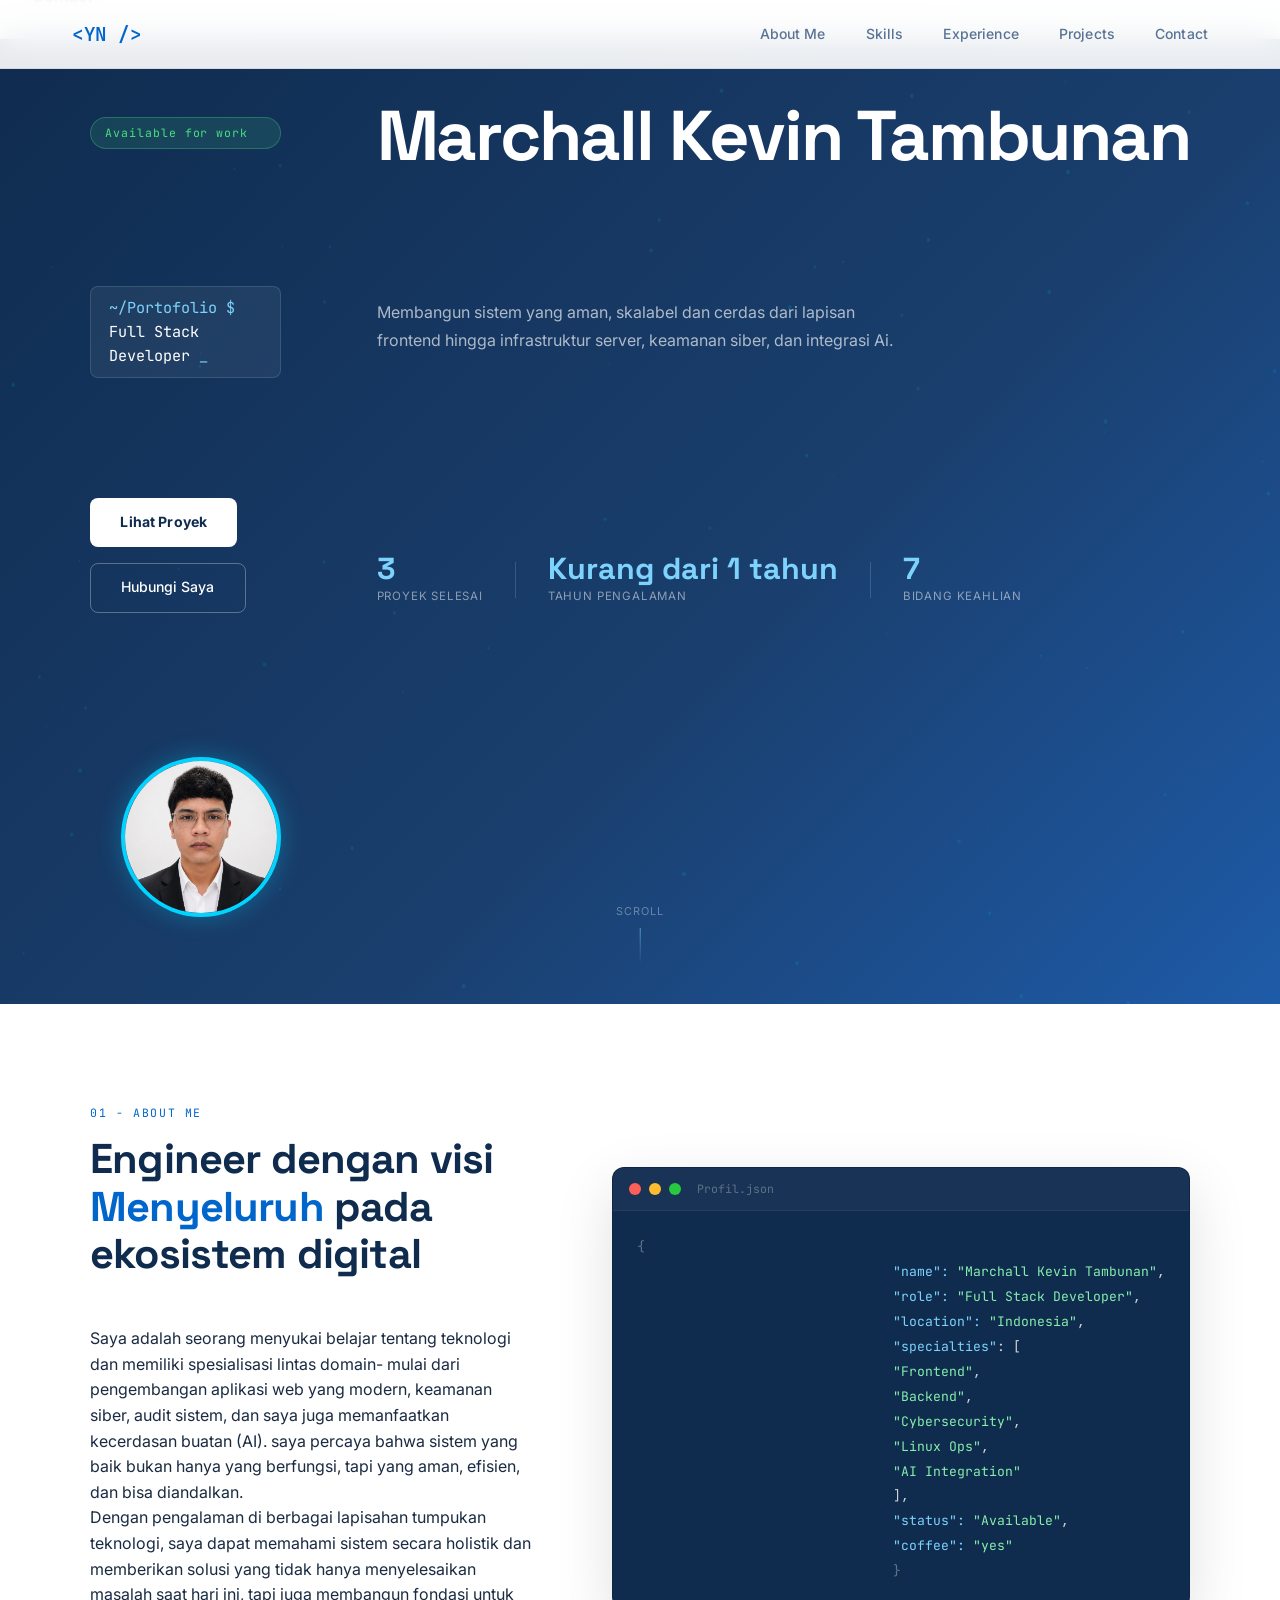
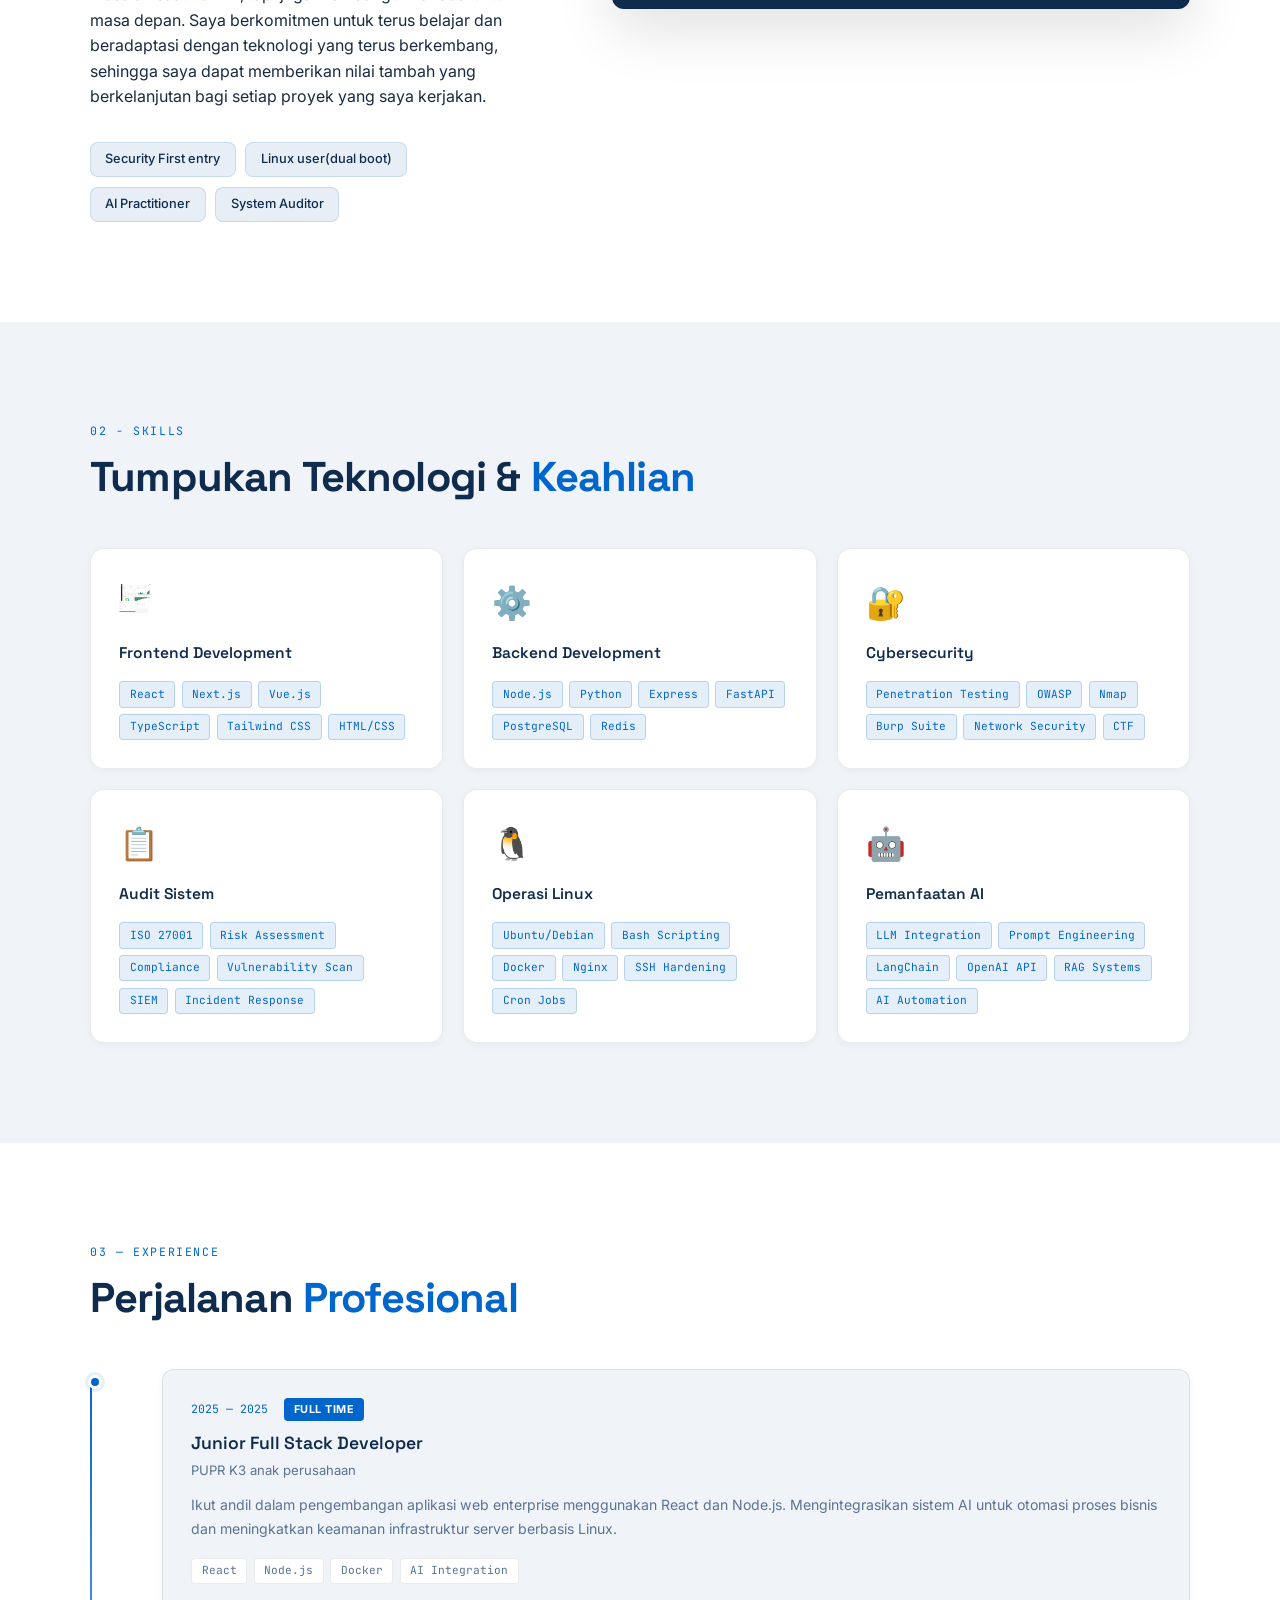
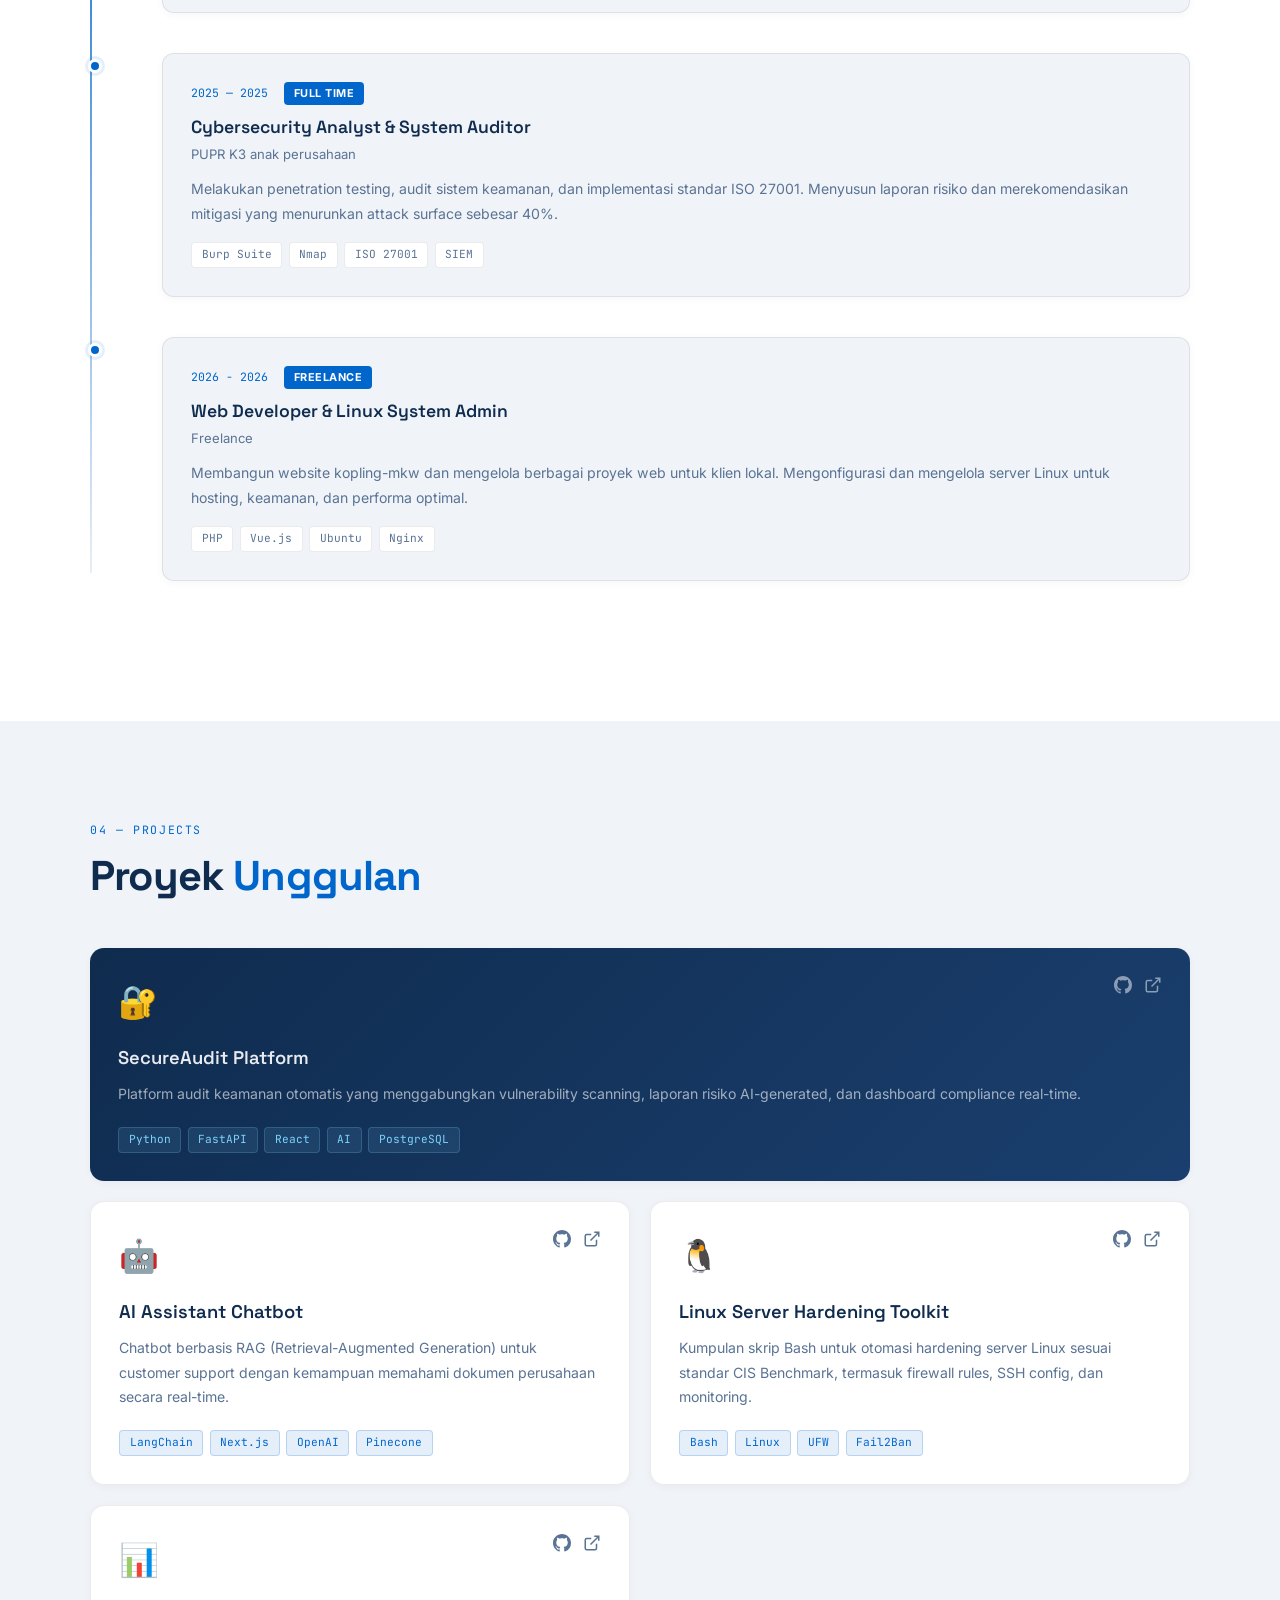
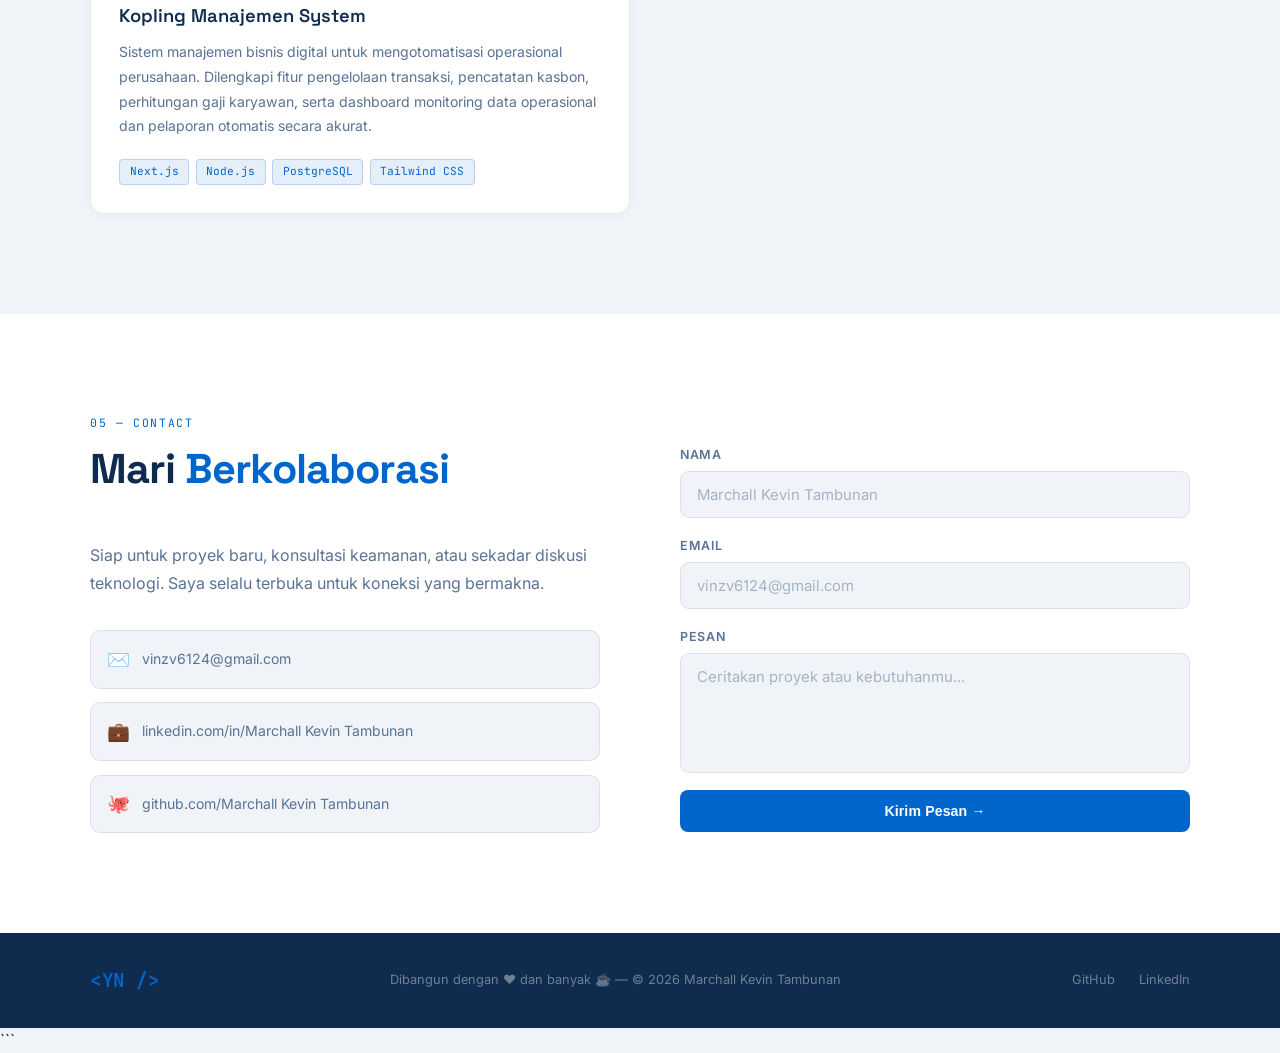
<file: index.html>
<!DOCTYPE html>
<html lang="en"> <head>
        <meta charset="UTF-8">
        <meta name="viewport" content="width=device-width, initial-scale=1.0">
        <title>Marchall Kevin Tambunan & Cybersecurity Engineer</title>
        <link rel="preconnect" href="https://fonts.googleapis.com">
        <link rel="preconnect" href="https://fonts.gstatic.com" crossorigin>
        <link href="https://fonts.googleapis.com/css2?family=Space+Grotesk:wght@300;400;500;600;700&family=Inter:wght@300;400;500;600&family=JetBrains+Mono:wght@400;500&display=swap" rel="stylesheet" />
        <link rel="stylesheet" href="Style.css">
    </head>
    <body>
        <nav id="navbar">
            <div class="nav-inner">
                <a href="#hero" class="nav-logo">&lt;YN /&gt;</a> <ul class="nav-links">
                    <li><a href="#about">About Me</a></li>
                    <li><a href="#skills">Skills</a></li>
                    <li><a href="#experience">Experience</a></li>
                    <li><a href="#projects">Projects</a></li>
                    <li><a href="#contact">Contact</a></li>
                </ul>
                <button class="hamburger" id="hamburger" aria-label="Toggle navigation">
                    <span></span>
                    <span></span>
                    <span></span>
                </button>
            </div>
        </nav>

        <div class="mobile-menu" id="mobileMenu">
            <ul>
                <li><a href="#about" onclick="closeMobile()">About</a></li>
                <li><a href="#skills" onclick="closeMobile()">Skills</a></li>
                <li><a href="#experience" onclick="closeMobile()">Experience</a></li>
                <li><a href="#projects" onclick="closeMobile()">Projects</a></li>
                <li><a href="#contact" onclick="closeMobile()">Contact</a></li>
            </ul>
        </div>
        <section id="hero">
            <div class="hero-bg">
                <canvas id="gridCanvas"></canvas>
            </div>
            <div class="hero-content">
                <div class="hero-photo">
                    <img src="Marchall-Kevin-Tambunan.png" alt="Marchall Kevin Tambunan">
                </div>
                <div class="terminal-badge"> Available for work</div>
                <h1 class="hero-name">Marchall Kevin Tambunan</h1>
                <div class="hero-roles">
                    <span class="prompt">~/Portofolio $</span>
                    <span class="typed-text" id="typedText"></span>
                    <span class="cursor">_</span>
                </div>
                <p class="hero-desc">
                    Membangun sistem yang aman, skalabel dan cerdas dari lapisan frontend hingga infrastruktur
                    server, keamanan siber, dan integrasi Ai.
                </p>
                <div class="hero-actions">
                    <a href="#projects" class="btn-primary">Lihat Proyek</a>
                    <a href="#contact" class="btn-ghost">Hubungi Saya</a>
                </div>
                <div class="hero-stats">
                    <div class="stat"><span class="stat-num">3</span><span class="stat-label">Proyek selesai</span></div>
                    <div class="stat-div"></div>
                    <div class="stat"><span class="stat-num">Kurang dari 1 tahun</span><span class="stat-label">Tahun pengalaman</span></div>
                    <div class="stat-div"></div>
                    <div class="stat"><span class="stat-num">7</span><span class="stat-label">Bidang keahlian</span></div>
                </div>
            </div>
            <div class="scroll-indicator">
                <span>Scroll</span>
                <div class="scroll-line"></div>
            </div>
            </section>
            <section id="about">
                <div class="container">
                    <div class="section-label">01 - about me</div>
                    <div class="about-grid">
                        <div class="about-text">
                            <h2>Engineer dengan visi <span class="accent">Menyeluruh</span> pada ekosistem digital</h2>
                            <p> Saya adalah seorang menyukai belajar tentang teknologi dan memiliki spesialisasi lintas domain- mulai dari
                                pengembangan aplikasi web yang modern, keamanan siber, audit sistem, dan saya juga memanfaatkan kecerdasan
                                buatan (AI). saya percaya bahwa sistem yang baik bukan hanya yang berfungsi, tapi yang aman, efisien,
                                dan bisa diandalkan.
                            </p>
                            <p> Dengan pengalaman di berbagai lapisahan tumpukan teknologi, saya dapat memahami sistem secara holistik dan
                                memberikan solusi yang tidak hanya menyelesaikan masalah saat hari ini, tapi juga membangun fondasi untuk masa
                                depan. Saya berkomitmen untuk terus belajar dan beradaptasi dengan teknologi yang terus berkembang, sehingga 
                                saya dapat memberikan nilai tambah yang berkelanjutan bagi setiap proyek yang saya kerjakan.
                            </p>
                            <div class="about-tags">
                                <span class="tag"> Security First entry </span>
                                <span class="tag"> Linux user(dual boot) </span>
                                <span class="tag"> AI Practitioner</span>
                                <span class="tag"> System Auditor</span>
                            </div>
                        </div>
                        <div class="about-right">
                            <div class="card-terminal">
                                <div class="terminal-header">
                                    <span class="dot red"></span>
                                    <span class="dot yellow"></span>
                                    <span class="dot green"></span>
                                    <span class="terminal-title">Profil.json</span>
                                </div>
                                <pre class="terminal-code"><span class="key">{</span>
                                <span class="jkey">"name":</span> <span class="jval">"Marchall Kevin Tambunan"</span>,
                                <span class="jkey">"role":</span> <span class="jval">"Full Stack Developer"</span>,
                                <span class="jkey">"location":</span> <span class="jval">"Indonesia"</span>,
                                <span class="jkey">"specialties"</span>: [
                                <span class="jval">"Frontend"</span>,
                                <span class="jval">"Backend"</span>,
                                <span class="jval">"Cybersecurity"</span>,
                                <span class="jval">"Linux Ops"</span>,
                                <span class="jval">"AI Integration"</span>
                                ],
                                <span class="jkey">"status":</span> <span class="jval">"Available"</span>,
                                <span class="jkey">"coffee":</span> <span class="jval">"yes"</span>
                                <span class="key">}</span></pre>
                            </div>
                        </div>
                    </div>
                </div>
             </section>
             <section id="skills">
                <div class="container">
                    <div class="section-label">02 - Skills</div>
                    <h2>Tumpukan Teknologi & <span class="accent">Keahlian</span></h2>
                    <div class="skills-grid">
                    
                    <div class="skill-card">
                        <div class="skill-icon">
                            <img src="Group 4.png" alt="Frontend Development Icon">
                        </div>
          <h3>Frontend Development</h3>
          <div class="skill-tags">
            <span>React</span><span>Next.js</span><span>Vue.js</span>
            <span>TypeScript</span><span>Tailwind CSS</span><span>HTML/CSS</span>
          </div>
        </div>
 
        <div class="skill-card">
          <div class="skill-icon">⚙️</div>
          <h3>Backend Development</h3>
          <div class="skill-tags">
            <span>Node.js</span><span>Python</span><span>Express</span>
            <span>FastAPI</span><span>PostgreSQL</span><span>Redis</span>
          </div>
        </div>
 
        <div class="skill-card">
          <div class="skill-icon">🔐</div>
          <h3>Cybersecurity</h3>
          <div class="skill-tags">
            <span>Penetration Testing</span><span>OWASP</span><span>Nmap</span>
            <span>Burp Suite</span><span>Network Security</span><span>CTF</span>
          </div>
        </div>
 
        <div class="skill-card">
          <div class="skill-icon">📋</div>
          <h3>Audit Sistem</h3>
          <div class="skill-tags">
            <span>ISO 27001</span><span>Risk Assessment</span><span>Compliance</span>
            <span>Vulnerability Scan</span><span>SIEM</span><span>Incident Response</span>
          </div>
        </div>
 
        <div class="skill-card">
          <div class="skill-icon">🐧</div>
          <h3>Operasi Linux</h3>
          <div class="skill-tags">
            <span>Ubuntu/Debian</span><span>Bash Scripting</span><span>Docker</span>
            <span>Nginx</span><span>SSH Hardening</span><span>Cron Jobs</span>
          </div>
        </div>
 
        <div class="skill-card">
          <div class="skill-icon">🤖</div>
          <h3>Pemanfaatan AI</h3>
          <div class="skill-tags">
            <span>LLM Integration</span><span>Prompt Engineering</span><span>LangChain</span>
            <span>OpenAI API</span><span>RAG Systems</span><span>AI Automation</span>
          </div>
        </div>
 
      </div>
    </div>
  </section>
 
  <section id="experience">
    <div class="container">
      <div class="section-label">03 — Experience</div>
      <h2>Perjalanan <span class="accent">Profesional</span></h2>
      <div class="timeline">
 
        <div class="timeline-item">
          <div class="timeline-dot"></div>
          <div class="timeline-content">
            <div class="tl-meta">
              <span class="tl-date">2025 — 2025</span>
              <span class="tl-badge">Full Time</span>
            </div>
            <h3>Junior Full Stack Developer</h3>
            <span class="tl-company">PUPR K3 anak perusahaan</span>
            <p>Ikut andil dalam pengembangan aplikasi web enterprise menggunakan React dan Node.js. Mengintegrasikan sistem AI untuk otomasi proses bisnis dan meningkatkan keamanan infrastruktur server berbasis Linux.</p>
            <div class="tl-techs"><span>React</span><span>Node.js</span><span>Docker</span><span>AI Integration</span></div>
          </div>
        </div>
 
        <div class="timeline-item">
          <div class="timeline-dot"></div>
          <div class="timeline-content">
            <div class="tl-meta">
              <span class="tl-date">2025 — 2025</span>
              <span class="tl-badge">Full Time</span>
            </div>
            <h3>Cybersecurity Analyst & System Auditor</h3>
            <span class="tl-company">PUPR K3 anak perusahaan</span>
            <p>Melakukan penetration testing, audit sistem keamanan, dan implementasi standar ISO 27001. Menyusun laporan risiko dan merekomendasikan mitigasi yang menurunkan attack surface sebesar 40%.</p>
            <div class="tl-techs"><span>Burp Suite</span><span>Nmap</span><span>ISO 27001</span><span>SIEM</span></div>
          </div>
        </div>
 
        <div class="timeline-item">
          <div class="timeline-dot"></div>
          <div class="timeline-content">
            <div class="tl-meta">
              <span class="tl-date">2026 - 2026</span>
              <span class="tl-badge">Freelance</span>
            </div>
            <h3>Web Developer & Linux System Admin</h3>
            <span class="tl-company">Freelance</span>
            <p>Membangun website kopling-mkw dan mengelola berbagai proyek web untuk klien lokal. Mengonfigurasi dan mengelola server Linux untuk hosting, keamanan, dan performa optimal.</p>
            <div class="tl-techs"><span>PHP</span><span>Vue.js</span><span>Ubuntu</span><span>Nginx</span></div>
          </div>
        </div>
 
      </div>
    </div>
  </section>
 
  <section id="projects">
    <div class="container">
      <div class="section-label">04 — Projects</div>
      <h2>Proyek <span class="accent">Unggulan</span></h2>
      <div class="projects-grid">
 
        <div class="project-card featured">
          <div class="project-header">
            <div class="project-icon">🔐</div>
            <div class="project-links">
              <a href="#" aria-label="GitHub">
                <svg viewBox="0 0 24 24" width="18" height="18" fill="currentColor" aria-hidden="true"><path d="M12 0C5.37 0 0 5.37 0 12c0 5.31 3.435 9.795 8.205 11.385.6.105.825-.255.825-.57 0-.285-.015-1.23-.015-2.235-3.015.555-3.795-.735-4.035-1.41-.135-.345-.72-1.41-1.23-1.695-.42-.225-1.02-.78-.015-.795.945-.015 1.62.87 1.845 1.23 1.08 1.815 2.805 1.305 3.495.99.105-.78.42-1.305.765-1.605-2.67-.3-5.46-1.335-5.46-5.925 0-1.305.465-2.385 1.23-3.225-.12-.3-.54-1.53.12-3.18 0 0 1.005-.315 3.3 1.23.96-.27 1.98-.405 3-.405s2.04.135 3 .405c2.295-1.56 3.3-1.23 3.3-1.23.66 1.65.24 2.88.12 3.18.765.84 1.23 1.905 1.23 3.225 0 4.605-2.805 5.625-5.475 5.925.435.375.81 1.095.81 2.22 0 1.605-.015 2.895-.015 3.3 0 .315.225.69.825.57A12.02 12.02 0 0024 12c0-6.63-5.37-12-12-12z"/></svg>
              </a>
              <a href="#" aria-label="Live Demo">
                <svg viewBox="0 0 24 24" width="18" height="18" fill="none" stroke="currentColor" stroke-width="2" aria-hidden="true"><path d="M18 13v6a2 2 0 01-2 2H5a2 2 0 01-2-2V8a2 2 0 012-2h6M15 3h6v6M10 14L21 3"/></svg>
              </a>
            </div>
          </div>
          <h3>SecureAudit Platform</h3>
          <p>Platform audit keamanan otomatis yang menggabungkan vulnerability scanning, laporan risiko AI-generated, dan dashboard compliance real-time.</p>
          <div class="project-techs">
            <span>Python</span><span>FastAPI</span><span>React</span><span>AI</span><span>PostgreSQL</span>
          </div>
        </div>
 
        <div class="project-card">
          <div class="project-header">
            <div class="project-icon">🤖</div>
            <div class="project-links">
              <a href="#" aria-label="GitHub"><svg viewBox="0 0 24 24" width="18" height="18" fill="currentColor" aria-hidden="true"><path d="M12 0C5.37 0 0 5.37 0 12c0 5.31 3.435 9.795 8.205 11.385.6.105.825-.255.825-.57 0-.285-.015-1.23-.015-2.235-3.015.555-3.795-.735-4.035-1.41-.135-.345-.72-1.41-1.23-1.695-.42-.225-1.02-.78-.015-.795.945-.015 1.62.87 1.845 1.23 1.08 1.815 2.805 1.305 3.495.99.105-.78.42-1.305.765-1.605-2.67-.3-5.46-1.335-5.46-5.925 0-1.305.465-2.385 1.23-3.225-.12-.3-.54-1.53.12-3.18 0 0 1.005-.315 3.3 1.23.96-.27 1.98-.405 3-.405s2.04.135 3 .405c2.295-1.56 3.3-1.23 3.3-1.23.66 1.65.24 2.88.12 3.18.765.84 1.23 1.905 1.23 3.225 0 4.605-2.805 5.625-5.475 5.925.435.375.81 1.095.81 2.22 0 1.605-.015 2.895-.015 3.3 0 .315.225.69.825.57A12.02 12.02 0 0024 12c0-6.63-5.37-12-12-12z"/></svg></a>
              <a href="#" aria-label="Live"><svg viewBox="0 0 24 24" width="18" height="18" fill="none" stroke="currentColor" stroke-width="2" aria-hidden="true"><path d="M18 13v6a2 2 0 01-2 2H5a2 2 0 01-2-2V8a2 2 0 012-2h6M15 3h6v6M10 14L21 3"/></svg></a>
            </div>
          </div>
          <h3>AI Assistant Chatbot</h3>
          <p>Chatbot berbasis RAG (Retrieval-Augmented Generation) untuk customer support dengan kemampuan memahami dokumen perusahaan secara real-time.</p>
          <div class="project-techs">
            <span>LangChain</span><span>Next.js</span><span>OpenAI</span><span>Pinecone</span>
          </div>
        </div>
 
        <div class="project-card">
          <div class="project-header">
            <div class="project-icon">🐧</div>
            <div class="project-links">
              <a href="#" aria-label="GitHub"><svg viewBox="0 0 24 24" width="18" height="18" fill="currentColor" aria-hidden="true"><path d="M12 0C5.37 0 0 5.37 0 12c0 5.31 3.435 9.795 8.205 11.385.6.105.825-.255.825-.57 0-.285-.015-1.23-.015-2.235-3.015.555-3.795-.735-4.035-1.41-.135-.345-.72-1.41-1.23-1.695-.42-.225-1.02-.78-.015-.795.945-.015 1.62.87 1.845 1.23 1.08 1.815 2.805 1.305 3.495.99.105-.78.42-1.305.765-1.605-2.67-.3-5.46-1.335-5.46-5.925 0-1.305.465-2.385 1.23-3.225-.12-.3-.54-1.53.12-3.18 0 0 1.005-.315 3.3 1.23.96-.27 1.98-.405 3-.405s2.04.135 3 .405c2.295-1.56 3.3-1.23 3.3-1.23.66 1.65.24 2.88.12 3.18.765.84 1.23 1.905 1.23 3.225 0 4.605-2.805 5.625-5.475 5.925.435.375.81 1.095.81 2.22 0 1.605-.015 2.895-.015 3.3 0 .315.225.69.825.57A12.02 12.02 0 0024 12c0-6.63-5.37-12-12-12z"/></svg></a>
              <a href="#" aria-label="Live"><svg viewBox="0 0 24 24" width="18" height="18" fill="none" stroke="currentColor" stroke-width="2" aria-hidden="true"><path d="M18 13v6a2 2 0 01-2 2H5a2 2 0 01-2-2V8a2 2 0 012-2h6M15 3h6v6M10 14L21 3"/></svg></a>
            </div>
          </div>
          <h3>Linux Server Hardening Toolkit</h3>
          <p>Kumpulan skrip Bash untuk otomasi hardening server Linux sesuai standar CIS Benchmark, termasuk firewall rules, SSH config, dan monitoring.</p>
          <div class="project-techs">
            <span>Bash</span><span>Linux</span><span>UFW</span><span>Fail2Ban</span>
          </div>
        </div>
 
        <div class="project-card">
          <div class="project-header">
            <div class="project-icon">📊</div>
            <div class="project-links">
              <a href="#" aria-label="GitHub"><svg viewBox="0 0 24 24" width="18" height="18" fill="currentColor" aria-hidden="true"><path d="M12 0C5.37 0 0 5.37 0 12c0 5.31 3.435 9.795 8.205 11.385.6.105.825-.255.825-.57 0-.285-.015-1.23-.015-2.235-3.015.555-3.795-.735-4.035-1.41-.135-.345-.72-1.41-1.23-1.695-.42-.225-1.02-.78-.015-.795.945-.015 1.62.87 1.845 1.23 1.08 1.815 2.805 1.305 3.495.99.105-.78.42-1.305.765-1.605-2.67-.3-5.46-1.335-5.46-5.925 0-1.305.465-2.385 1.23-3.225-.12-.3-.54-1.53.12-3.18 0 0 1.005-.315 3.3 1.23.96-.27 1.98-.405 3-.405s2.04.135 3 .405c2.295-1.56 3.3-1.23 3.3-1.23.66 1.65.24 2.88.12 3.18.765.84 1.23 1.905 1.23 3.225 0 4.605-2.805 5.625-5.475 5.925.435.375.81 1.095.81 2.22 0 1.605-.015 2.895-.015 3.3 0 .315.225.69.825.57A12.02 12.02 0 0024 12c0-6.63-5.37-12-12-12z"/></svg></a>
              <a href="https://kopling-mkw.vercel.app/login" target="_blank" rel="noopener noreferrer" aria-label="Live Demo"><svg viewBox="0 0 24 24" width="18" height="18" fill="none" stroke="currentColor" stroke-width="2" aria-hidden="true"><path d="M18 13v6a2 2 0 01-2 2H5a2 2 0 01-2-2V8a2 2 0 012-2h6M15 3h6v6M10 14L21 3"/></svg></a>
            </div>
          </div>
          <h3>Kopling Manajemen System</h3>
          <p>Sistem manajemen bisnis digital untuk mengotomatisasi operasional perusahaan. Dilengkapi fitur pengelolaan transaksi, pencatatan kasbon, perhitungan gaji karyawan, serta dashboard monitoring data operasional dan pelaporan otomatis secara akurat.</p>
          <div class="project-techs">
            <span>Next.js</span><span>Node.js</span><span>PostgreSQL</span><span>Tailwind CSS</span>
          </div>
        </div>
 
      </div>
    </div>
  </section>
 
  <section id="contact">
    <div class="container">
      <div class="section-label">05 — Contact</div>
      <div class="contact-inner">
        <div class="contact-left">
          <h2>Mari <span class="accent">Berkolaborasi</span></h2>
          <p>Siap untuk proyek baru, konsultasi keamanan, atau sekadar diskusi teknologi. Saya selalu terbuka untuk koneksi yang bermakna.</p>
          <div class="contact-items">
            <a href="mailto:vinzv6124@gmail.com" class="contact-item">
              <span class="ci-icon">✉️</span>
              <span>vinzv6124@gmail.com</span>
            </a>
            <a href="https://www.linkedin.com/in/marchall-kevin-691634372/?skipRedirect=true" class="contact-item" target="_blank" rel="noopener noreferrer">
              <span class="ci-icon">💼</span>
              <span>linkedin.com/in/Marchall Kevin Tambunan</span>
            </a>
            <a href="https://github.com/Marchall-KevinTambunan" class="contact-item" target="_blank" rel="noopener noreferrer">
              <span class="ci-icon">🐙</span>
              <span>github.com/Marchall Kevin Tambunan</span>
            </a>
          </div>
        </div>
        <form class="contact-form" id="contactForm">
          <div class="form-group">
            <label for="name">Nama</label>
            <input type="text" id="name" placeholder="Marchall Kevin Tambunan" required />
          </div>
          <div class="form-group">
            <label for="email">Email</label>
            <input type="email" id="email" placeholder="vinzv6124@gmail.com" required />
          </div>
          <div class="form-group">
            <label for="message">Pesan</label>
            <textarea id="message" rows="5" placeholder="Ceritakan proyek atau kebutuhanmu..." required></textarea>
          </div>
          <button type="submit" class="btn-primary full-width">Kirim Pesan →</button>
        </form>
      </div>
    </div>
  </section>
 
  <footer>
    <div class="footer-inner">
      <a href="#hero" class="nav-logo">&lt;YN /&gt;</a> <p>Dibangun dengan ❤️ dan banyak ☕ — © 2026 Marchall Kevin Tambunan</p>
      <div class="footer-links">
        <a href="https://github.com/Marchall-KevinTambunan?tab=repositories" target="_blank" rel="noopener noreferrer">GitHub</a>
        <a href="https://www.linkedin.com/in/marchall-kevin-691634372/" target="_blank" rel="noopener noreferrer">LinkedIn</a>
      </div>
    </div>
  </footer>
 
  <script src="main.js"></script>
</body>
</html>

```
</file>
<file: Style.css>
/* ===== RESET & BASE ===== */
*, *::before, *::after { box-sizing: border-box; margin: 0; padding: 0; }

:root {
  --bg: #F0F4F8;
  --bg-mid: #E8EEF5;
  --bg-card: #FFFFFF;
  --navy: #0F2B4E;
  --slate: #1A3F6E;
  --slate-light: #2C5494;
  --accent: #0066CC;
  --accent-light: #3B82F6;
  --accent-dim: rgba(0, 102, 204, 0.1);
  --accent-glow: rgba(0, 102, 204, 0.07);
  --white: #FFFFFF;
  --text: #1A2B42;
  --muted: #5A7394;
  --border: rgba(0, 102, 204, 0.15);
  --border-card: rgba(0, 0, 0, 0.08);
  --font-display: 'Space Grotesk', sans-serif;
  --font-body: 'Inter', sans-serif;
  --font-mono: 'JetBrains Mono', monospace;
}

html { scroll-behavior: smooth; }

body {
  font-family: var(--font-body);
  background: var(--bg);
  color: var(--text);
  line-height: 1.6;
  overflow-x: hidden;
}

/* ===== SCROLLBAR ===== */
::-webkit-scrollbar { width: 6px; }
::-webkit-scrollbar-track { background: var(--bg); }
::-webkit-scrollbar-thumb { background: var(--slate-light); border-radius: 3px; }

/* ===== NAV ===== */
#navbar {
  position: fixed;
  top: 0; left: 0; right: 0;
  z-index: 100;
  background: rgba(255, 255, 255, 0.9);
  backdrop-filter: blur(16px);
  border-bottom: 1px solid var(--border-card);
  transition: all 0.3s;
}

.nav-inner {
  max-width: 1200px;
  margin: 0 auto;
  padding: 0 2rem;
  height: 68px;
  display: flex;
  align-items: center;
  justify-content: space-between;
}

.nav-logo {
  font-family: var(--font-mono);
  font-size: 1.2rem;
  font-weight: 600;
  color: var(--accent);
  text-decoration: none;
  letter-spacing: -0.5px;
}

.nav-links {
  display: flex;
  list-style: none;
  gap: 2.5rem;
  align-items: center;
}

.nav-links a {
  color: var(--muted);
  text-decoration: none;
  font-size: 0.875rem;
  font-weight: 500;
  transition: color 0.2s;
  letter-spacing: 0.01em;
}

.nav-links a:hover { color: var(--navy); }

.nav-cta {
  background: var(--accent) !important;
  color: #fff !important;
  padding: 0.45rem 1.2rem !important;
  border-radius: 8px !important;
  transition: all 0.2s !important;
}

.nav-cta:hover {
  background: var(--slate) !important;
  color: #fff !important;
  transform: translateY(-1px);
  box-shadow: 0 4px 12px rgba(0,102,204,0.25) !important;
}

.hamburger {
  display: none;
  flex-direction: column;
  gap: 5px;
  background: none;
  border: none;
  cursor: pointer;
  padding: 4px;
}

.hamburger span {
  display: block;
  width: 24px;
  height: 2px;
  background: var(--text);
  border-radius: 2px;
  transition: all 0.3s;
}

/* ===== MOBILE MENU ===== */
.mobile-menu {
  position: fixed;
  top: 68px; left: 0; right: 0;
  background: rgba(255,255,255,0.97);
  backdrop-filter: blur(20px);
  border-bottom: 1px solid var(--border-card);
  z-index: 99;
  transform: translateY(-110%);
  transition: transform 0.3s ease;
}

.mobile-menu.open { transform: translateY(0); }

.mobile-menu ul {
  list-style: none;
  padding: 1.5rem 2rem;
  display: flex;
  flex-direction: column;
  gap: 1.2rem;
}

.mobile-menu a {
  color: var(--muted);
  text-decoration: none;
  font-size: 1rem;
  font-weight: 500;
  display: block;
  padding: 0.25rem 0;
  transition: color 0.2s;
}

.mobile-menu a:hover { color: var(--accent); }

/* ===== HERO ===== */
#hero {
  position: relative;
  min-height: 100vh;
  display: flex;
  align-items: center;
  padding: 100px 2rem 80px;
  background: linear-gradient(135deg, var(--navy) 0%, var(--slate) 60%, #1E5BA8 100%);
  overflow: hidden;
}

.hero-bg {
  position: absolute;
  inset: 0;
  z-index: 0;
}

#gridCanvas {
  width: 100%;
  height: 100%;
  opacity: 0.25;
}

.hero-content {
  position: relative;
  z-index: 1;
  max-width: 1100px;
  margin: 0 auto;
  display: grid;
  grid-template-columns: 1fr; /* Default to single column */
  gap: 4rem;
  align-items: center;
  width: 100%;
  text-align: center; /* Memusatkan semua teks dan elemen inline di dalam hero-content */
}

.terminal-badge {
  display: inline-flex;
  align-items: center;
  gap: 0.5rem;
  font-family: var(--font-mono);
  font-size: 0.72rem;
  color: #4ADE80;
  background: rgba(74, 222, 128, 0.12);
  border: 1px solid rgba(74, 222, 128, 0.3);
  padding: 0.35rem 0.9rem;
  border-radius: 100px;
  letter-spacing: 0.08em;
  margin-bottom: 1.5rem;
  animation: pulse-green 2.5s ease-in-out infinite;
}

@keyframes pulse-green {
  0%, 100% { box-shadow: 0 0 0 0 rgba(74, 222, 128, 0.2); }
  50% { box-shadow: 0 0 0 6px rgba(74, 222, 128, 0); }
}

/* Gaya untuk foto profil hero */
.hero-photo {
  margin-bottom: 20px; /* Menambahkan kembali margin yang sebelumnya inline */
  /* Memusatkan foto itu sendiri di dalam sel grid-nya */
  margin-left: auto;
  margin-right: auto;
}

.hero-photo img {
  width: 160px;
  height: 160px;
  border-radius: 50%;
  object-fit: cover;
  border: 4px solid #00d4ff; /* Warna spesifik dari gaya inline asli */
  box-shadow: 0 0 25px rgba(0, 212, 255, 0.3); /* Bayangan spesifik dari gaya inline asli */
}

.hero-name {
  font-family: var(--font-display);
  font-size: clamp(2.6rem, 5.5vw, 4.5rem);
  font-weight: 700;
  line-height: 1.05;
  letter-spacing: -0.03em;
  color: #FFFFFF;
  margin-bottom: 1rem;
}

.hero-roles {
  font-family: var(--font-mono);
  font-size: clamp(0.82rem, 1.8vw, 0.95rem);
  color: rgba(255,255,255,0.65);
  margin-bottom: 1.5rem;
  background: rgba(255,255,255,0.06);
  border: 1px solid rgba(255,255,255,0.12);
  display: inline-block;
  padding: 0.55rem 1.1rem;
  border-radius: 8px;
}

.prompt { color: #7DD3FC; margin-right: 0.5rem; }
.typed-text { color: #FFFFFF; }
.cursor {
  color: #7DD3FC;
  animation: blink 1s step-end infinite;
}

/* Hero Section Layout for Larger Screens */
@media (min-width: 901px) {
  .hero-content {
    grid-template-columns: 1fr auto; /* Text on left, photo on right */
    text-align: left; /* Align text to left */
    gap: 6rem; /* Adjust gap for larger screens */
  }
  .hero-photo {
    order: 2; /* Move photo to the second column */
    margin-bottom: 0; /* Remove bottom margin */
    margin-left: auto; /* Keep auto margins for centering within its grid cell */
    margin-right: 0; /* Align to right of its grid cell */
  }
  .terminal-badge {
    margin-left: 0; /* Align badge to left */
  }
  .hero-desc {
    margin-left: 0; /* Align description to left */
    margin-right: auto; /* Keep auto right margin for max-width centering */
  }
  .hero-actions { justify-content: flex-start; } /* Align buttons to left */
  .hero-stats { justify-content: flex-start; } /* Align stats to left */
}

@keyframes blink { 0%, 100% { opacity: 1; } 50% { opacity: 0; } }

.hero-desc {
  font-size: clamp(0.9rem, 1.8vw, 1rem);
  color: rgba(255,255,255,0.65);
  max-width: 520px;
  margin-bottom: 2.25rem;
  line-height: 1.75;
}

.hero-actions {
  display: flex;
  gap: 1rem;
  flex-wrap: wrap;
  margin-bottom: 3rem;
}

.btn-primary {
  background: #FFFFFF;
  color: var(--navy);
  font-weight: 700;
  font-size: 0.88rem;
  padding: 0.8rem 1.9rem;
  border-radius: 8px;
  text-decoration: none;
  border: none;
  cursor: pointer;
  letter-spacing: 0.01em;
  transition: all 0.2s;
  display: inline-block;
}

.btn-primary:hover {
  background: #E0EEFF;
  transform: translateY(-2px);
  box-shadow: 0 8px 24px rgba(0,0,0,0.2);
}

.btn-primary.full-width { width: 100%; text-align: center; background: var(--accent); color: #fff; }
.btn-primary.full-width:hover { background: var(--slate); }

.btn-ghost {
  background: transparent;
  color: #fff;
  font-weight: 500;
  font-size: 0.88rem;
  padding: 0.8rem 1.9rem;
  border-radius: 8px;
  text-decoration: none;
  border: 1px solid rgba(255,255,255,0.3);
  transition: all 0.2s;
  display: inline-block;
}

.btn-ghost:hover {
  border-color: rgba(255,255,255,0.7);
  background: rgba(255,255,255,0.08);
}

.hero-stats {
  display: flex;
  align-items: center;
  gap: 2rem;
  flex-wrap: wrap;
}

.stat { text-align: left; }

.stat-num {
  display: block;
  font-family: var(--font-display);
  font-size: 1.9rem;
  font-weight: 700;
  color: #7DD3FC;
  line-height: 1;
}

.stat-label {
  display: block;
  font-size: 0.72rem;
  color: rgba(255,255,255,0.5);
  margin-top: 0.2rem;
  text-transform: uppercase;
  letter-spacing: 0.07em;
}

.stat-div {
  width: 1px;
  height: 36px;
  background: rgba(255,255,255,0.15);
}

/* ===== HERO PHOTO ===== */
.hero-photo-wrap {
  position: relative;
  flex-shrink: 0; /* CATATAN: Blok CSS ini (hero-photo-wrap, hero-photo-ring, dll.) saat ini tidak digunakan oleh struktur index.html yang disediakan. */
}

.hero-photo-ring {
  width: 280px;
  height: 280px;
  border-radius: 50%;
  padding: 4px;
  background: linear-gradient(135deg, #7DD3FC, #3B82F6, rgba(255,255,255,0.2));
  position: relative;
}

.hero-photo-ring::before {
  content: '';
  position: absolute;
  inset: -8px;
  border-radius: 50%;
  border: 1px solid rgba(125,211,252,0.25);
  animation: spin-slow 12s linear infinite;
}

.hero-photo-ring::after {
  content: '';
  position: absolute;
  inset: -16px;
  border-radius: 50%;
  border: 1px dashed rgba(125,211,252,0.12);
}

@keyframes spin-slow {
  from { transform: rotate(0deg); }
  to { transform: rotate(360deg); }
}

.hero-photo-inner {
  width: 100%;
  height: 100%;
  border-radius: 50%;
  overflow: hidden;
  background: var(--slate);
  display: flex;
  align-items: center;
  justify-content: center;
}

.hero-photo-inner img {
  width: 100%;
  height: 100%;
  object-fit: cover;
  display: block;
}

.photo-placeholder {
  display: flex;
  flex-direction: column;
  align-items: center;
  gap: 0.5rem;
  color: rgba(255,255,255,0.4);
  text-align: center;
  padding: 1rem;
}

.photo-placeholder span:first-child { font-size: 2.5rem; }
.photo-placeholder span:last-child { font-size: 0.7rem; font-family: var(--font-mono); letter-spacing: 0.05em; }

.scroll-indicator {
  position: absolute;
  bottom: 2.5rem;
  left: 50%;
  transform: translateX(-50%);
  display: flex;
  flex-direction: column;
  align-items: center;
  gap: 0.5rem;
  color: rgba(255,255,255,0.35);
  font-size: 0.68rem;
  letter-spacing: 0.1em;
  text-transform: uppercase;
}

.scroll-line {
  width: 1px;
  height: 36px;
  background: linear-gradient(to bottom, rgba(125,211,252,0.6), transparent);
  animation: scroll-drop 1.6s ease-in-out infinite;
}

@keyframes scroll-drop {
  0% { transform: scaleY(0); transform-origin: top; }
  50% { transform: scaleY(1); transform-origin: top; }
  51% { transform: scaleY(1); transform-origin: bottom; }
  100% { transform: scaleY(0); transform-origin: bottom; }
}

/* ===== SECTIONS ===== */
section:not(#hero) {
  padding: 100px 2rem;
  position: relative;
}

.container {
  max-width: 1100px;
  margin: 0 auto;
}

.section-label {
  font-family: var(--font-mono);
  font-size: 0.72rem;
  color: var(--accent);
  letter-spacing: 0.14em;
  text-transform: uppercase;
  margin-bottom: 0.75rem;
}

h2 {
  font-family: var(--font-display);
  font-size: clamp(1.8rem, 3.5vw, 2.6rem);
  font-weight: 700;
  letter-spacing: -0.02em;
  line-height: 1.15;
  margin-bottom: 3rem;
  color: var(--navy);
}

.accent { color: var(--accent); }

/* ===== ABOUT ===== */
#about { background: var(--white); }

.about-grid {
  display: grid;
  grid-template-columns: auto 1fr;
  gap: 5rem;
  align-items: start;
}

/* About photo */
.about-photo-wrap {
  display: flex;
  flex-direction: column;
  align-items: center;
  /* Explicitly set default to column */
  gap: 1.25rem;
  flex-shrink: 0;
}

.about-photo-frame {
  width: 220px;
  height: 220px;
  border-radius: 20px;
  overflow: hidden;
  background: var(--bg-mid);
  border: 3px solid var(--accent);
  box-shadow: 0 8px 32px rgba(0,102,204,0.15), 6px 6px 0 0 var(--accent-dim);
  display: flex;
  align-items: center;
  justify-content: center;
  position: relative;
}

.about-photo-frame img {
  width: 100%;
  height: 100%;
  object-fit: cover;
  display: block;
}

.about-photo-placeholder {
  display: flex;
  flex-direction: column;
  align-items: center;
  gap: 0.5rem;
  color: var(--muted);
  text-align: center;
  padding: 1rem;
}

.about-photo-placeholder span:first-child { font-size: 2.5rem; }
.about-photo-placeholder span:last-child { font-size: 0.7rem; font-family: var(--font-mono); }

.about-badge {
  background: var(--navy);
  color: #7DD3FC;
  font-family: var(--font-mono);
  font-size: 0.68rem;
  padding: 0.3rem 0.8rem;
  /* Ensure badge is centered when about-photo-wrap is centered */
  border-radius: 100px;
  letter-spacing: 0.06em;
  white-space: nowrap;
}

.about-right {
  display: flex;
  flex-direction: column;
}

.about-right p {
  color: var(--muted);
  line-height: 1.85;
  font-size: 0.97rem;
  margin-bottom: 1.25rem;
}

.about-tags {
  display: flex;
  flex-wrap: wrap;
  gap: 0.6rem;
  margin-top: 2rem;
}

.tag {
  background: var(--bg-mid);
  border: 1px solid var(--border);
  color: var(--navy);
  font-size: 0.8rem;
  padding: 0.4rem 0.9rem;
  border-radius: 8px;
  font-weight: 500;
}

.card-terminal {
  background: var(--navy);
  border: 1px solid rgba(0,0,0,0.1);
  border-radius: 12px;
  overflow: hidden;
  box-shadow: 0 20px 60px rgba(0,0,0,0.12);
  margin-top: 2rem;
}

.terminal-header {
  padding: 0.75rem 1rem;
  background: rgba(255,255,255,0.04);
  border-bottom: 1px solid rgba(255,255,255,0.06);
  display: flex;
  align-items: center;
  gap: 0.5rem;
}

.dot { width: 12px; height: 12px; border-radius: 50%; }
.dot.red { background: #FF5F57; }
.dot.yellow { background: #FEBC2E; }
.dot.green { background: #28C840; }

.terminal-title {
  margin-left: 0.5rem;
  font-family: var(--font-mono);
  font-size: 0.72rem;
  color: rgba(255,255,255,0.3);
}

.terminal-code {
  padding: 1.5rem;
  font-family: var(--font-mono);
  font-size: 0.82rem;
  line-height: 1.9;
  white-space: pre;
  color: rgba(255,255,255,0.8);
}

.key { color: rgba(255,255,255,0.35); }
.jkey { color: #7DD3FC; }
.jval { color: #86EFAC; }
.jgreen { color: #4ADE80; }

/* ===== SKILLS ===== */
#skills { background: var(--bg); }

.skills-grid {
  display: grid;
  grid-template-columns: repeat(3, 1fr);
  gap: 1.25rem;
}

.skill-card {
  background: var(--white);
  border: 1px solid var(--border-card);
  border-radius: 14px;
  padding: 1.75rem;
  transition: all 0.3s;
  position: relative;
  overflow: hidden;
  box-shadow: 0 2px 8px rgba(0,0,0,0.04);
}

.skill-card::after {
  content: '';
  position: absolute;
  bottom: 0; left: 0; right: 0;
  height: 3px;
  background: linear-gradient(90deg, var(--accent), var(--accent-light));
  transform: scaleX(0);
  transition: transform 0.3s;
  transform-origin: left;
}

.skill-icon img {
  width: 2rem; /* Menyesuaikan ukuran gambar dengan font-size ikon sebelumnya */
  height: 2rem;
  object-fit: contain; /* Memastikan gambar diskalakan dengan benar */
}

.skill-card:hover {
  border-color: var(--accent);
  transform: translateY(-4px);
  box-shadow: 0 12px 36px rgba(0,102,204,0.1);
}

.skill-card:hover::after { transform: scaleX(1); }

.skill-icon { font-size: 2rem; margin-bottom: 0.75rem; display: block; }

.skill-card h3 {
  font-family: var(--font-display);
  font-size: 0.97rem;
  font-weight: 600;
  margin-bottom: 1rem;
  color: var(--navy);
}

.skill-tags {
  display: flex;
  flex-wrap: wrap;
  gap: 0.4rem;
}

.skill-tags span {
  font-family: var(--font-mono);
  font-size: 0.7rem;
  color: var(--accent);
  background: var(--accent-dim);
  border: 1px solid rgba(0,102,204,0.2);
  padding: 0.2rem 0.6rem;
  border-radius: 4px;
}

/* ===== EXPERIENCE ===== */
#experience { background: var(--white); }

.timeline { position: relative; padding-left: 2rem; }

.timeline::before {
  content: '';
  position: absolute;
  left: 0; top: 8px; bottom: 8px;
  width: 2px;
  background: linear-gradient(to bottom, var(--accent), var(--bg-mid));
}

.timeline-item { position: relative; margin-bottom: 2.5rem; padding-left: 2.5rem; }

.timeline-dot {
  position: absolute;
  left: -2.1rem;
  top: 6px;
  width: 14px; height: 14px;
  border-radius: 50%;
  background: var(--accent);
  border: 3px solid var(--white);
  box-shadow: 0 0 0 3px var(--accent-dim);
}

.timeline-content {
  background: var(--bg);
  border: 1px solid var(--border-card);
  border-radius: 12px;
  padding: 1.75rem;
  transition: border-color 0.2s, box-shadow 0.2s;
  box-shadow: 0 2px 8px rgba(0,0,0,0.04);
}

.timeline-content:hover {
  border-color: var(--accent);
  box-shadow: 0 4px 20px rgba(0,102,204,0.08);
}

.tl-meta {
  display: flex;
  align-items: center;
  gap: 1rem;
  margin-bottom: 0.5rem;
}

.tl-date { font-family: var(--font-mono); font-size: 0.72rem; color: var(--accent); }

.tl-badge {
  font-size: 0.68rem;
  font-weight: 700;
  text-transform: uppercase;
  letter-spacing: 0.05em;
  color: var(--white);
  background: var(--accent);
  padding: 0.15rem 0.6rem;
  border-radius: 4px;
}

.timeline-content h3 {
  font-family: var(--font-display);
  font-size: 1.1rem;
  font-weight: 600;
  color: var(--navy);
  margin-bottom: 0.2rem;
}

.tl-company {
  font-size: 0.82rem;
  color: var(--muted);
  display: block;
  margin-bottom: 0.75rem;
}

.timeline-content p {
  font-size: 0.88rem;
  color: var(--muted);
  line-height: 1.75;
  margin-bottom: 1rem;
}

.tl-techs { display: flex; flex-wrap: wrap; gap: 0.4rem; }

.tl-techs span {
  font-family: var(--font-mono);
  font-size: 0.7rem;
  color: var(--muted);
  background: var(--white);
  border: 1px solid var(--border-card);
  padding: 0.2rem 0.6rem;
  border-radius: 4px;
}

/* ===== PROJECTS ===== */
#projects { background: var(--bg); }

.projects-grid {
  display: grid;
  grid-template-columns: 1fr 1fr;
  gap: 1.25rem;
}

.project-card {
  background: var(--white);
  border: 1px solid var(--border-card);
  border-radius: 14px;
  padding: 1.75rem;
  transition: all 0.3s;
  box-shadow: 0 2px 8px rgba(0,0,0,0.04);
}

.project-card:hover {
  border-color: var(--accent);
  transform: translateY(-4px);
  box-shadow: 0 16px 40px rgba(0,102,204,0.1);
}

.project-card.featured {
  grid-column: 1 / -1;
  background: linear-gradient(135deg, var(--navy) 0%, var(--slate) 100%);
  border: none;
}

.project-card.featured h3,
.project-card.featured p { color: rgba(255,255,255,0.9); }
.project-card.featured p { color: rgba(255,255,255,0.6); }
.project-card.featured .project-links a { color: rgba(255,255,255,0.5); }
.project-card.featured .project-links a:hover { color: #7DD3FC; }
.project-card.featured .project-techs span {
  color: #7DD3FC;
  background: rgba(125,211,252,0.1);
  border-color: rgba(125,211,252,0.2);
}

.project-header {
  display: flex;
  justify-content: space-between;
  align-items: flex-start;
  margin-bottom: 1rem;
}

.project-icon { font-size: 2rem; }

.project-links { display: flex; gap: 0.75rem; }

.project-links a {
  color: var(--muted);
  text-decoration: none;
  transition: color 0.2s;
  display: flex;
  align-items: center;
}

.project-links a:hover { color: var(--accent); }

.project-card h3 {
  font-family: var(--font-display);
  font-size: 1.15rem;
  font-weight: 600;
  color: var(--navy);
  margin-bottom: 0.6rem;
}

.project-card p {
  font-size: 0.88rem;
  color: var(--muted);
  line-height: 1.75;
  margin-bottom: 1.25rem;
}

.project-techs { display: flex; flex-wrap: wrap; gap: 0.4rem; }

.project-techs span {
  font-family: var(--font-mono);
  font-size: 0.7rem;
  color: var(--accent);
  background: var(--accent-dim);
  border: 1px solid rgba(0,102,204,0.2);
  padding: 0.2rem 0.6rem;
  border-radius: 4px;
}

/* ===== CONTACT ===== */
#contact { background: var(--white); }

.contact-inner {
  display: grid;
  grid-template-columns: 1fr 1fr;
  gap: 5rem;
  align-items: start;
}

.contact-left h2 { color: var(--navy); }

.contact-left p {
  font-size: 1rem;
  color: var(--muted);
  line-height: 1.8;
  margin-bottom: 2rem;
}

.contact-items { display: flex; flex-direction: column; gap: 0.85rem; }

.contact-item {
  display: flex;
  align-items: center;
  gap: 0.75rem;
  color: var(--muted);
  text-decoration: none;
  font-size: 0.88rem;
  padding: 0.85rem 1rem;
  background: var(--bg);
  border: 1px solid var(--border-card);
  border-radius: 10px;
  transition: all 0.2s;
}

.contact-item:hover {
  border-color: var(--accent);
  color: var(--navy);
  box-shadow: 0 4px 12px rgba(0,102,204,0.08);
}

.ci-icon { font-size: 1.15rem; }

.contact-form { display: flex; flex-direction: column; gap: 1.1rem; }

.form-group { display: flex; flex-direction: column; gap: 0.4rem; }

.form-group label {
  font-size: 0.78rem;
  font-weight: 600;
  color: var(--muted);
  text-transform: uppercase;
  letter-spacing: 0.06em;
}

.form-group input,
.form-group textarea {
  background: var(--bg);
  border: 1.5px solid var(--border-card);
  border-radius: 9px;
  padding: 0.85rem 1rem;
  color: var(--text);
  font-family: var(--font-body);
  font-size: 0.93rem;
  outline: none;
  transition: border-color 0.2s, box-shadow 0.2s;
  resize: none;
}

.form-group input::placeholder,
.form-group textarea::placeholder { color: var(--muted); opacity: 0.5; }

.form-group input:focus,
.form-group textarea:focus {
  border-color: var(--accent);
  box-shadow: 0 0 0 3px rgba(0,102,204,0.08);
  background: var(--white);
}

/* ===== FOOTER ===== */
footer {
  background: var(--navy);
  border-top: none;
  padding: 2rem;
}

.footer-inner {
  max-width: 1100px;
  margin: 0 auto;
  display: flex;
  align-items: center;
  justify-content: space-between;
  flex-wrap: wrap;
  gap: 1rem;
}

.footer-inner p { font-size: 0.8rem; color: rgba(255,255,255,0.4); }

.footer-links { display: flex; gap: 1.5rem; }

.footer-links a {
  color: rgba(255,255,255,0.4);
  text-decoration: none;
  font-size: 0.8rem;
  transition: color 0.2s;
}

.footer-links a:hover { color: #7DD3FC; }

/* ===== ANIMATIONS ===== */
.fade-up {
  opacity: 0;
  transform: translateY(24px);
  transition: opacity 0.6s ease, transform 0.6s ease;
}

.fade-up.visible { opacity: 1; transform: translateY(0); }

/* ===== RESPONSIVE ===== */
@media (max-width: 900px) {
  .hero-content { gap: 2.5rem; } /* grid-template-columns: 1fr dan text-align: center sekarang adalah default */
  .hero-photo-wrap { order: 1; display: flex; justify-content: center; }
  .hero-desc { margin-left: auto; margin-right: auto; max-width: 520px; } /* Ensure max-width is respected */
  .hero-actions { justify-content: center; }
  .hero-stats { justify-content: center; }
  .about-grid { grid-template-columns: 1fr; gap: 2.5rem; }
  /* Removed: .about-photo-wrap { flex-direction: row; align-items: center; } */
}

@media (max-width: 768px) {
  .nav-links { display: none; }
  .hamburger { display: flex; }
  .hero-photo-ring { width: 200px; height: 200px; }
  .skills-grid { grid-template-columns: 1fr; }
  .projects-grid { grid-template-columns: 1fr; }
  .project-card.featured { grid-column: auto; }
  .contact-inner { grid-template-columns: 1fr; gap: 3rem; }
  section:not(#hero) { padding: 70px 1.5rem; }
  .timeline { padding-left: 1.25rem; }
  .timeline-item { padding-left: 1.75rem; }
  .timeline-dot { left: -1.6rem; }
}

@media (max-width: 480px) {
  #hero { padding: 110px 1.5rem 80px; }
  .hero-actions { flex-direction: column; }
  .btn-primary, .btn-ghost { text-align: center; }
  .about-photo-wrap { flex-direction: column; }
}

@media (prefers-reduced-motion: reduce) {
  *, *::before, *::after { animation-duration: 0.01ms !important; transition-duration: 0.01ms !important; }
}
</file>
